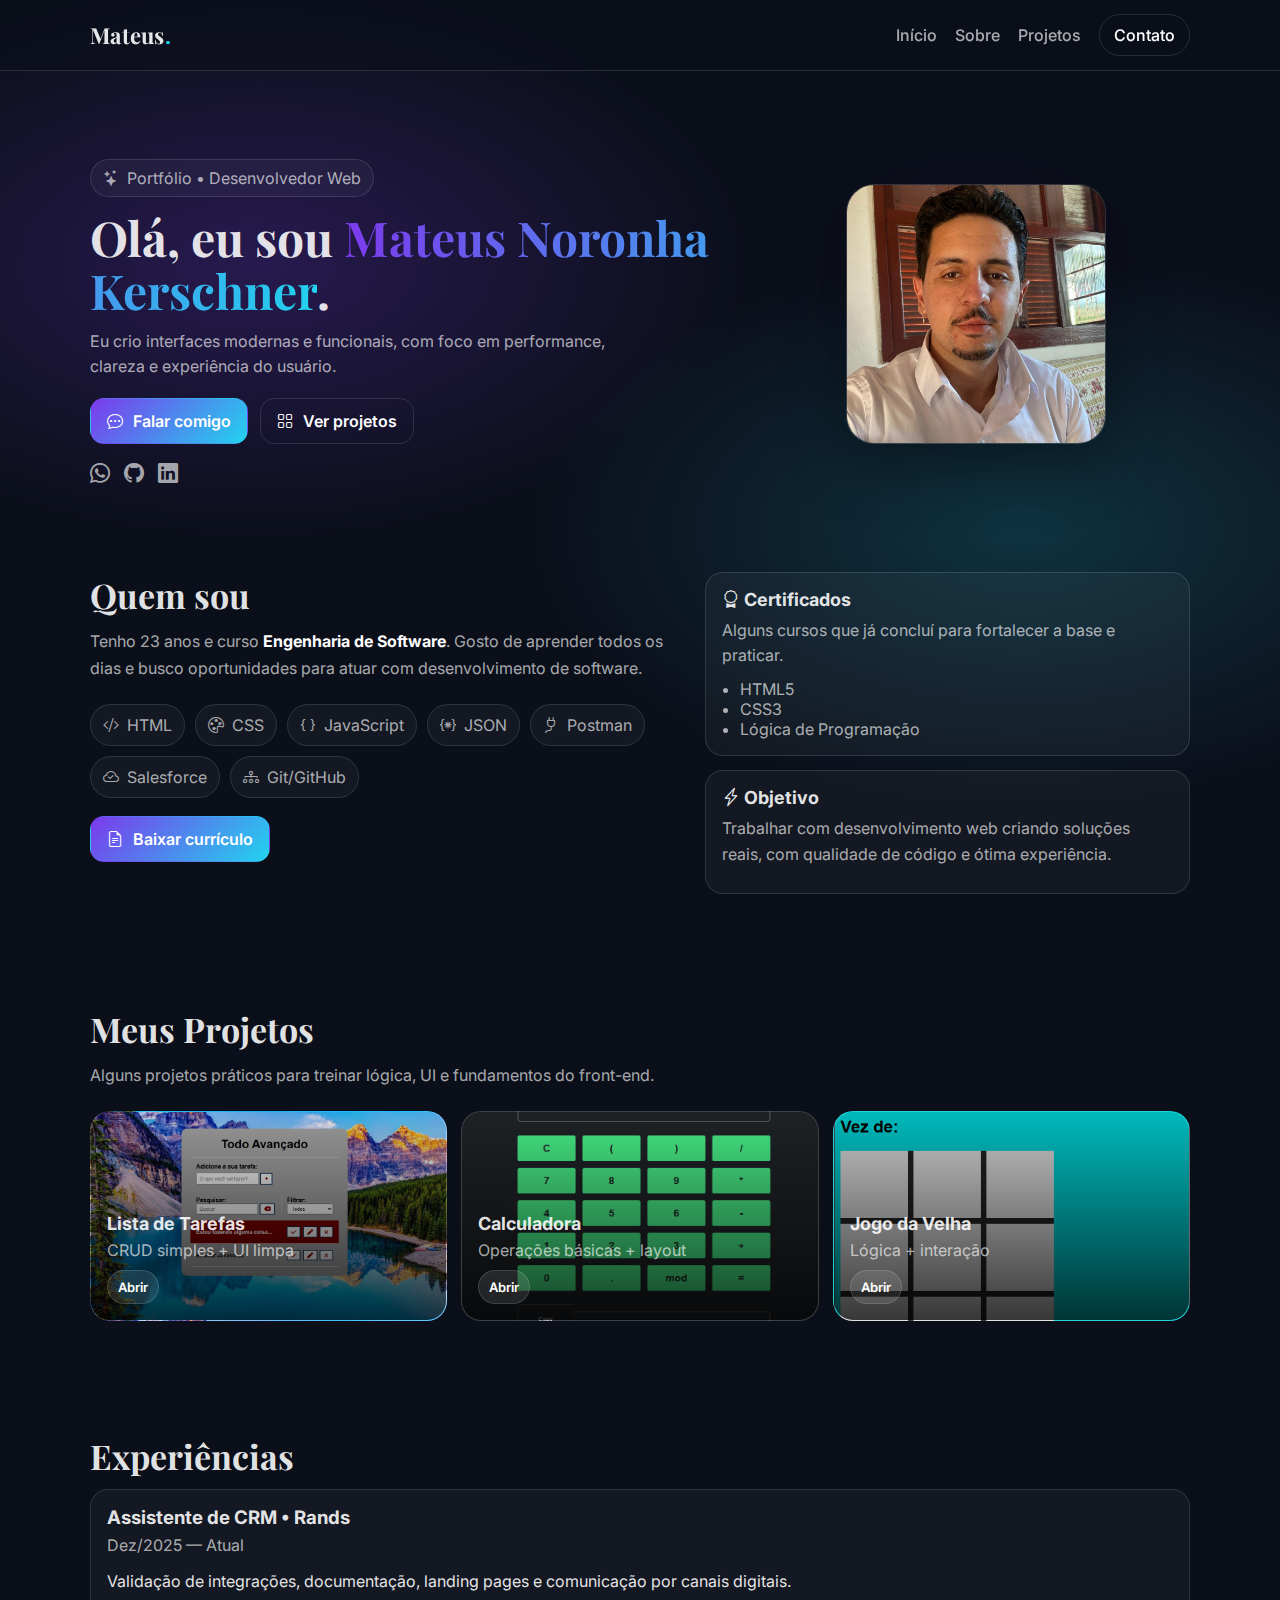
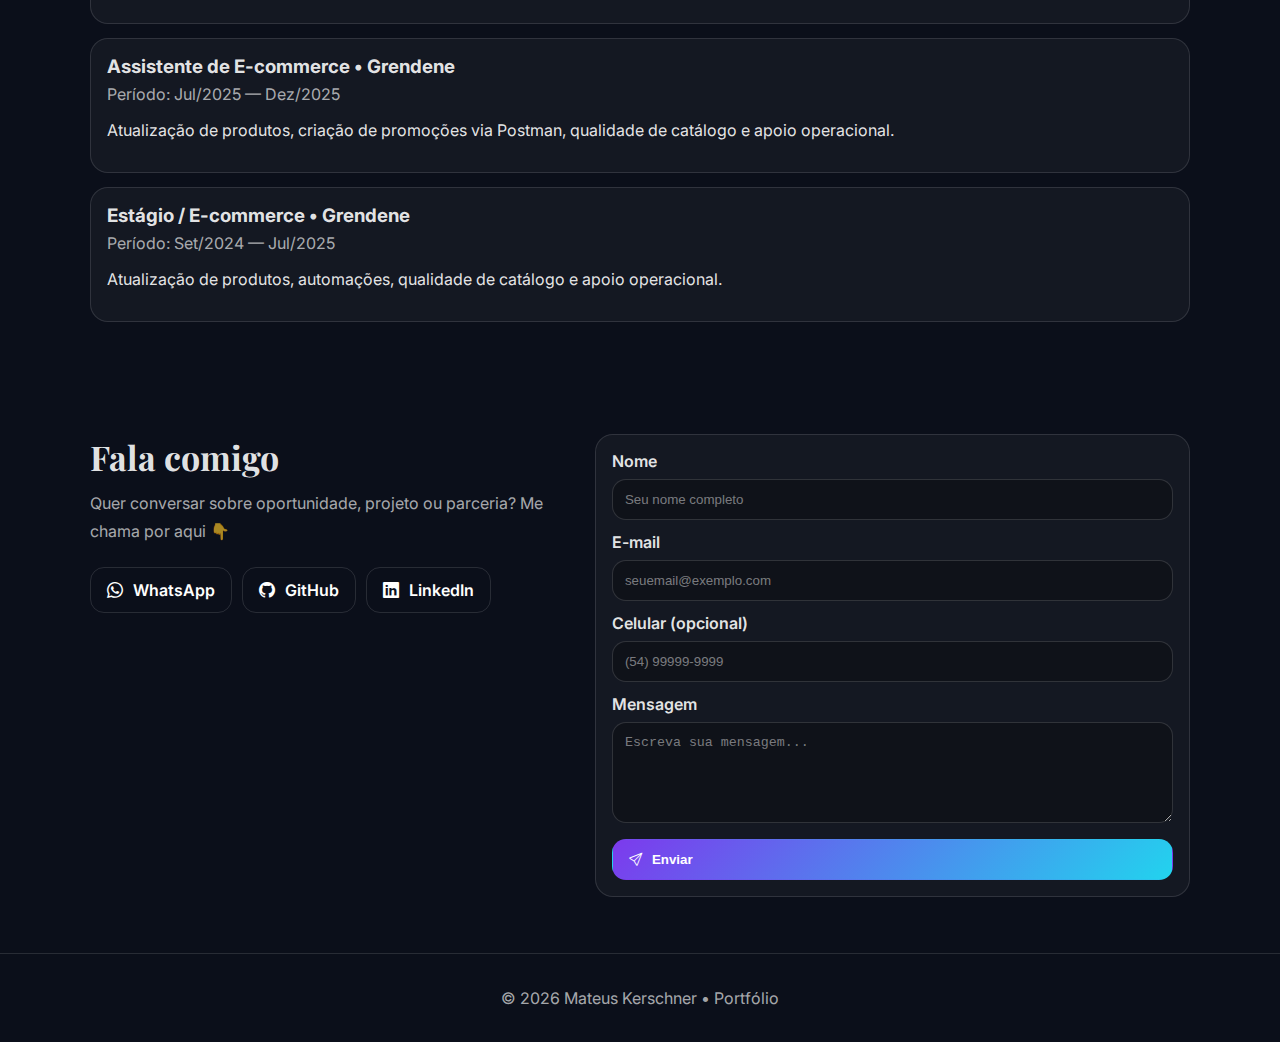
<file: index.html>
<!DOCTYPE html>
<html lang="pt-br">

<head>
    <meta charset="UTF-8" />
    <meta name="viewport" content="width=device-width, initial-scale=1.0" />
    <title>Mateus Kerschner | Portfólio</title>

    <link rel="stylesheet" href="index.css" />
    <link rel="preconnect" href="https://fonts.googleapis.com" />
    <link rel="preconnect" href="https://fonts.gstatic.com" crossorigin />
    <link
        href="https://fonts.googleapis.com/css2?family=Playfair+Display:wght@600;700&family=Inter:wght@300;400;500;600&display=swap"
        rel="stylesheet" />
    <link rel="stylesheet" href="https://cdn.jsdelivr.net/npm/bootstrap-icons@1.11.3/font/bootstrap-icons.min.css" />
</head>

<body>
    <!-- HEADER -->
    <header class="header">
        <div class="container header__content">
            <a class="brand" href="#inicio">
                <span class="brand__name">Mateus</span><span class="brand__dot">.</span>
            </a>

            <nav class="nav">
                <a href="#inicio">Início</a>
                <a href="#sobre">Sobre</a>
                <a href="#projetos">Projetos</a>
                <a href="#contato" class="nav__cta">Contato</a>
            </nav>
        </div>
    </header>

    <main>
        <!-- HERO -->
        <section id="inicio" class="hero">
            <div class="container hero__grid">
                <div class="hero__text">
                    <p class="badge"><i class="bi bi-stars"></i> Portfólio • Desenvolvedor Web</p>

                    <h1>
                        Olá, eu sou <span class="accent">Mateus Noronha Kerschner</span>.
                    </h1>

                    <p class="subtitle">
                        Eu crio interfaces modernas e funcionais, com foco em performance, clareza e experiência do
                        usuário.
                    </p>

                    <div class="hero__buttons">
                        <a class="btn btn--primary" href="#contato">
                            <i class="bi bi-chat-dots"></i> Falar comigo
                        </a>
                        <a class="btn btn--ghost" href="#projetos">
                            <i class="bi bi-grid"></i> Ver projetos
                        </a>
                    </div>

                    <div class="hero__social">
                        <a aria-label="WhatsApp" href="https://wa.me/5554991848370" target="_blank"><i
                                class="bi bi-whatsapp"></i></a>
                        <a aria-label="GitHub" href="https://github.com/mateuskerschner" target="_blank"><i
                                class="bi bi-github"></i></a>
                        <a aria-label="LinkedIn" href="https://www.linkedin.com/in/mateus-kerschner-5551a3268"
                            target="_blank"><i class="bi bi-linkedin"></i></a>
                    </div>
                </div>

                <div class="hero__image">
                    <div class="avatar">
                        <img src="./img/WhatsApp Image 2026-01-17 at 10.19.50.jpeg" alt="Foto de Mateus Kerschner" />
                    </div>
                    <div class="glow"></div>
                </div>
            </div>
        </section>

        <!-- SOBRE -->
        <section id="sobre" class="section">
            <div class="container about__grid">
                <div>
                    <h2 class="section__title">Quem sou</h2>
                    <p class="section__text">
                        Tenho 23 anos e curso <strong>Engenharia de Software</strong>.
                        Gosto de aprender todos os dias e busco oportunidades para atuar com desenvolvimento de
                        software.
                    </p>

                    <div class="chips">
                        <span class="chip"><i class="bi bi-code-slash"></i> HTML</span>
                        <span class="chip"><i class="bi bi-palette"></i> CSS</span>
                        <span class="chip"><i class="bi bi-braces"></i> JavaScript</span>
                        <span class="chip"><i class="bi bi-braces-asterisk"></i> JSON</span>
                        <span class="chip"><i class="bi bi-plug"></i> Postman</span>
                        <span class="chip"><i class="bi bi-cloud-check"></i> Salesforce</span>
                        <span class="chip"><i class="bi bi-diagram-3"></i> Git/GitHub</span>
                    </div>

                    <div class="btn-row">
                        <a class="btn btn--primary" href="./img/Currículo Mateus Noronha Kerschner.pdf">
                            <i class="bi bi-file-earmark-text"></i> Baixar currículo
                        </a>
                    </div>
                </div>

                <div class="about__cards">
                    <article class="card">
                        <h3><i class="bi bi-award"></i> Certificados</h3>
                        <p>Alguns cursos que já concluí para fortalecer a base e praticar.</p>
                        <ul class="list">
                            <li>HTML5</li>
                            <li>CSS3</li>
                            <li>Lógica de Programação</li>
                        </ul>
                    </article>

                    <article class="card">
                        <h3><i class="bi bi-lightning-charge"></i> Objetivo</h3>
                        <p>
                            Trabalhar com desenvolvimento web criando soluções reais, com qualidade de código e ótima
                            experiência.
                        </p>
                    </article>
                </div>
            </div>
        </section>

        <!-- PROJETOS -->
        <section id="projetos" class="section">
            <div class="container">
                <h2 class="section__title">Meus Projetos</h2>
                <p class="section__text">
                    Alguns projetos práticos para treinar lógica, UI e fundamentos do front-end.
                </p>

                <div class="projects">
                    <a class="project" href="img/exercicio todo/" target="_blank" style="--bg: url('img/imgtodo.png')">
                        <div class="project__overlay"></div>
                        <div class="project__content">
                            <h3>Lista de Tarefas</h3>
                            <p>CRUD simples + UI limpa</p>
                            <span class="project__tag">Abrir</span>
                        </div>
                    </a>

                    <a class="project" href="img/calculadora1/" target="_blank"
                        style="--bg: url('img/calculadora.png')">
                        <div class="project__overlay"></div>
                        <div class="project__content">
                            <h3>Calculadora</h3>
                            <p>Operações básicas + layout</p>
                            <span class="project__tag">Abrir</span>
                        </div>
                    </a>

                    <a class="project" href="img/jogo da velha/" target="_blank"
                        style="--bg: url('img/jogo da velha.png')">
                        <div class="project__overlay"></div>
                        <div class="project__content">
                            <h3>Jogo da Velha</h3>
                            <p>Lógica + interação</p>
                            <span class="project__tag">Abrir</span>
                        </div>
                    </a>
                </div>
            </div>
        </section>

        <!-- EXPERIÊNCIAS -->
        <section class="section">
            <div class="container">
                <h2 class="section__title">Experiências</h2>
                <div class="timeline">
                    <div class="timeline__item">
                        <h3>Assistente de CRM • Rands</h3>
                        <p class="muted">Dez/2025 — Atual</p>
                        <p>Validação de integrações, documentação, landing pages e comunicação por canais digitais.</p>
                    </div>

                    <div class="timeline__item">
                        <h3>Assistente de E-commerce • Grendene</h3>
                        <p class="muted">Período: Jul/2025 — Dez/2025</p>
                        <p>Atualização de produtos, criação de promoções via Postman, qualidade de catálogo e apoio
                            operacional.</p>
                    </div>

                    <div class="timeline__item">
                        <h3>Estágio / E-commerce • Grendene</h3>
                        <p class="muted">Período: Set/2024 — Jul/2025</p>
                        <p>Atualização de produtos, automações, qualidade de catálogo e apoio operacional.</p>
                    </div>
                </div>
            </div>
        </section>

        <!-- CONTATO -->
        <section id="contato" class="section">
            <div class="container contact__grid">
                <div>
                    <h2 class="section__title">Fala comigo</h2>
                    <p class="section__text">
                        Quer conversar sobre oportunidade, projeto ou parceria? Me chama por aqui 👇
                    </p>

                    <div class="contact__social">
                        <a class="btn btn--ghost" href="https://wa.me/5554991848370" target="_blank">
                            <i class="bi bi-whatsapp"></i> WhatsApp
                        </a>
                        <a class="btn btn--ghost" href="https://github.com/mateuskerschner" target="_blank">
                            <i class="bi bi-github"></i> GitHub
                        </a>
                        <a class="btn btn--ghost" href="https://www.linkedin.com/in/mateus-kerschner-5551a3268"
                            target="_blank">
                            <i class="bi bi-linkedin"></i> LinkedIn
                        </a>
                    </div>
                </div>

                <form class="form" action="https://formsubmit.co/mateusnk9@gmail.com" method="POST">
                    <input type="hidden" name="_captcha" value="false" />
                    <input type="hidden" name="_subject" value="Contato pelo Portfólio" />

                    <label>
                        <span>Nome</span>
                        <input type="text" name="name" placeholder="Seu nome completo" required />
                    </label>

                    <label>
                        <span>E-mail</span>
                        <input type="email" name="email" placeholder="seuemail@exemplo.com" required />
                    </label>

                    <label>
                        <span>Celular (opcional)</span>
                        <input type="text" name="celular" placeholder="(54) 99999-9999" />
                    </label>

                    <label>
                        <span>Mensagem</span>
                        <textarea name="message" placeholder="Escreva sua mensagem..." rows="5" required></textarea>
                    </label>

                    <button class="btn btn--primary" type="submit">
                        <i class="bi bi-send"></i> Enviar
                    </button>
                </form>
            </div>
        </section>
    </main>

    <footer class="footer">
        <div class="container">
            <p>© <span id="year"></span> Mateus Kerschner • Portfólio</p>
        </div>
    </footer>

    <script>
        document.getElementById("year").textContent = new Date().getFullYear();
    </script>
</body>

</html>
</file>
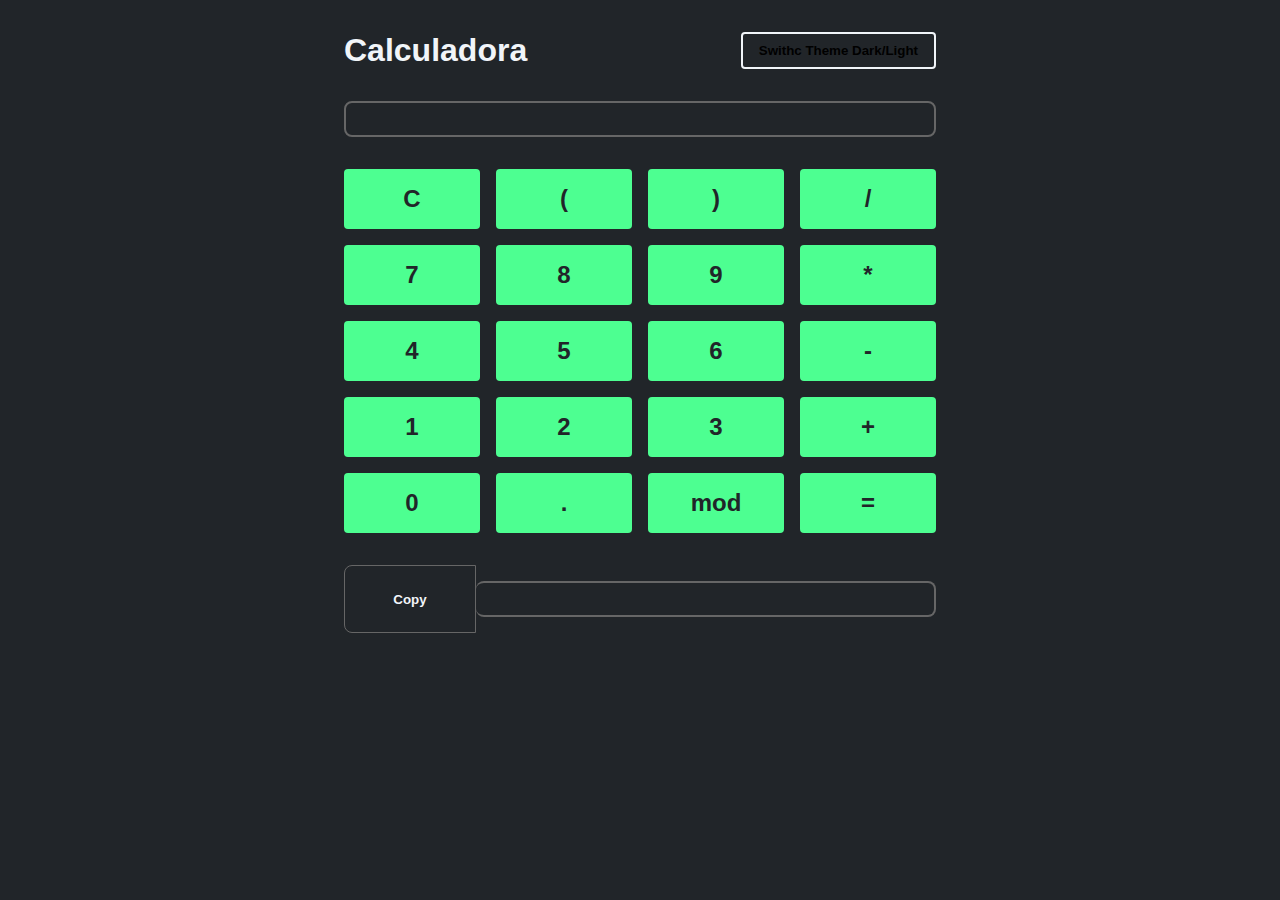
<file: img/calculadora1/index.html>
<!DOCTYPE html>
<html lang="en">
<head>
    <meta charset="UTF-8">
    <meta name="viewport" content="width=device-width, initial-scale=1.0">
    <title>Projeto Calculadora</title>
    <link rel="stylesheet" href="style.css">
    <script src="./index.js" defer></script>
</head>
<body>
    <main data-theme="dark">
        <header class="flex aling-center justify-between">
            <h1>Calculadora</h1>
            <button id="themeSwitcher">Swithc Theme Dark/Light</button>
        </header>
        <input type="text" id="input">
        <div id="keys">
            <button id="clear">C</button>
            <button class="charKey" data-value=" ( ">(</button>
            <button class="charKey" data-value=" ) ">)</button>
            <button class="charKey" data-value=" / ">/</button>
            <button class="charKey" data-value="7">7</button>
            <button class="charKey" data-value="8">8</button>
            <button class="charKey" data-value="9">9</button>
            <button class="charKey" data-value=" * ">*</button>
            <button class="charKey" data-value="4">4</button>
            <button class="charKey" data-value="5">5</button>
            <button class="charKey" data-value="6">6</button>
            <button class="charKey" data-value=" - ">-</button>
            <button class="charKey" data-value="1">1</button>
            <button class="charKey" data-value="2">2</button>
            <button class="charKey" data-value="3">3</button>
            <button class="charKey" data-value=" + ">+</button>
            <button class="charKey" data-value="0">0</button>
            <button class="charKey" data-value=".">.</button>
            <button class="charKey" data-value=" % ">mod</button>
            <button id="equal">=</button>
        </div>
        <section class="flex align-center justify-between">
            <button id="copyToClipboard">Copy</button>
            <input type="text" id="result" disabled>
        </section>
    </main>
    
</body>
</html>
</file>
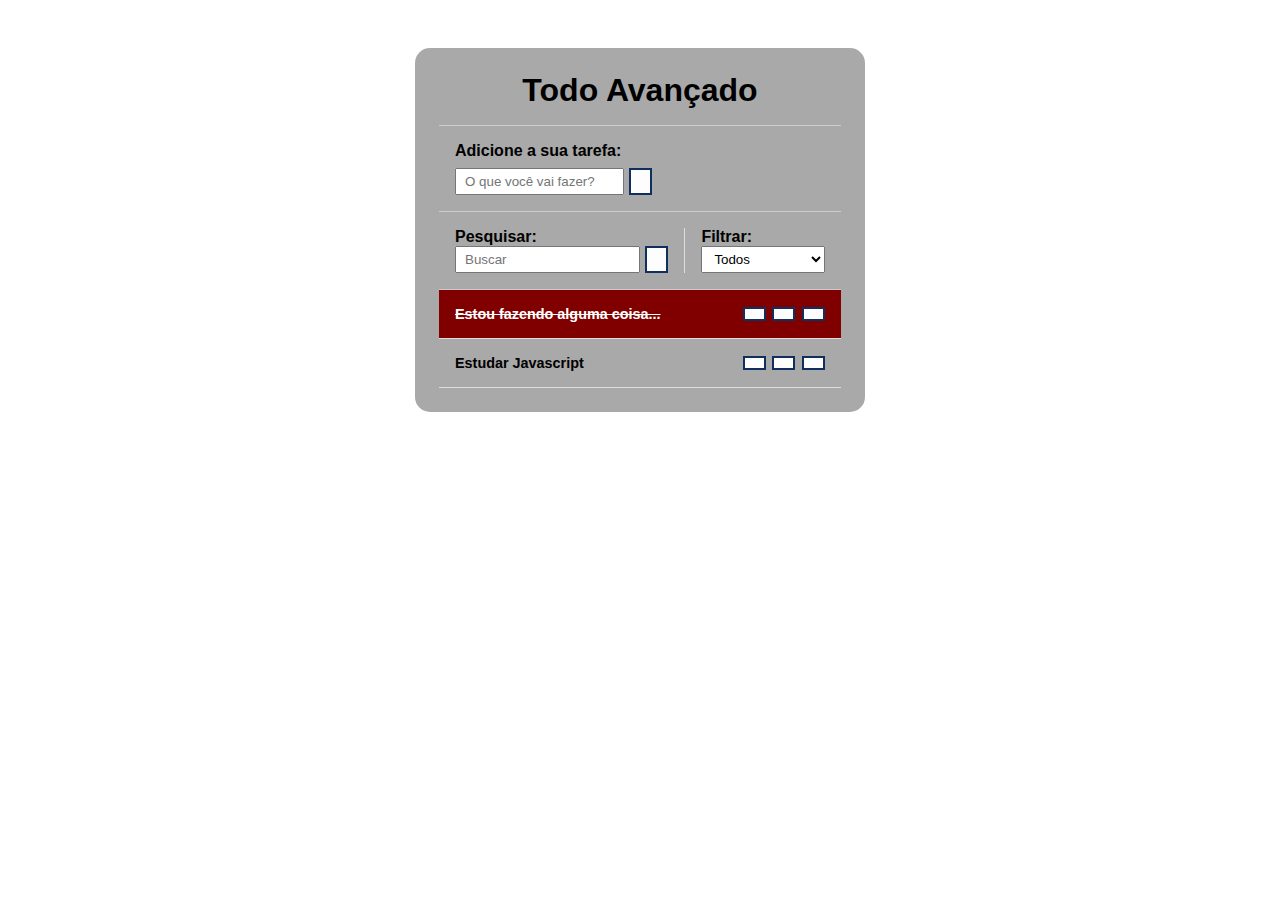
<file: img/exercicio todo/index.html>
<!DOCTYPE html>
<html lang="en">

<head>
    <meta charset="UTF-8">
    <meta name="viewport" content="width=device-width, initial-scale=1.0">
    <title>Todo</title>
    <!--CSS do Projeto-->
    <link rel="stylesheet" href="index.css">
    <!-- Font Awesome-->
    <link rel="stylesheet" href="https://cdnjs.cloudflare.com/ajax/libs/font-awesome/6.5.2/css/all.min.css"
        integrity="sha512-SnH5WK+bZxgPHs44uWIX+LLJAJ9/2PkPKZ5QiAj6Ta86w+fsb2TkcmfRyVX3pBnMFcV7oQPJkl9QevSCWr3W6A=="
        crossorigin="anonymous" referrerpolicy="no-referrer" />
        <!-- JS do Projeto-->
    <script src="./index.js" defer></script>
</head>

<body>
    <div class="todo-container">
        <header>
            <h1>Todo Avançado</h1>
        </header>
        <form id="todo-form">
            <p>Adicione a sua tarefa:</p>
            <div class="form-control">
                <input type="text" id="todo-input" placeholder="O que você vai fazer?">
                <button type="submit">
                    <i class="fa-thin fa-plus"></i> <!-- adicionando font awesome -->
                </button>
            </div>
        </form>
        <form id="edit-form" class="hide">
            <p>Edite a sua tarefa:</p>
            <div class="form-control">
            <input type="text" id="edit-input">
            <button type="submit"> 
                <i class="fa-solid fa-check-double"></i>
            </button>
           </div>
           <button id="cancel-edit-bnt">Cancelar</button>
        </form>
        <div id="toolbar">
            <div id="search">
                <h4>Pesquisar:</h4>
                <form>
                    <input type="text" id="search-input" placeholder="Buscar">
                    <button id="erase-button">
                        <i class="fa-solid fa-delete-left"></i>
                    </button>
                </form>
            </div>
            <div id="filter">
                <h4>Filtrar:</h4>
                <select id="filter-select">
                    <option value="all">Todos</option>
                    <option value="done">Feitos</option>
                    <option value="todo">A fazer</option>
                </select>
            </div>
        </div>
        <div id="todo-list">
            <div class="todo done">
                <h3>Estou fazendo alguma coisa...</h3>
                <button class="finish-todo">
                    <i class="fa-solid fa-check"></i>
                </button>
                <button class="edit-todo">
                    <i class="fa-solid fa-pen"></i>
                </button>
                <button class="remove-todo">
                    <i class="fa-solid fa-xmark"></i>
                </button>
            </div>
            <div class="todo">
                <h3>Estudar Javascript</h3>
                <button class="finish-todo">
                    <i class="fa-solid fa-check"></i>
                </button>
                <button class="edit-todo">
                    <i class="fa-solid fa-pen"></i>
                </button>
                <button class="remove-todo">
                    <i class="fa-solid fa-xmark"></i>
                </button>
            </div>
        </div>
     </div>
   </body>
</html>
</file>
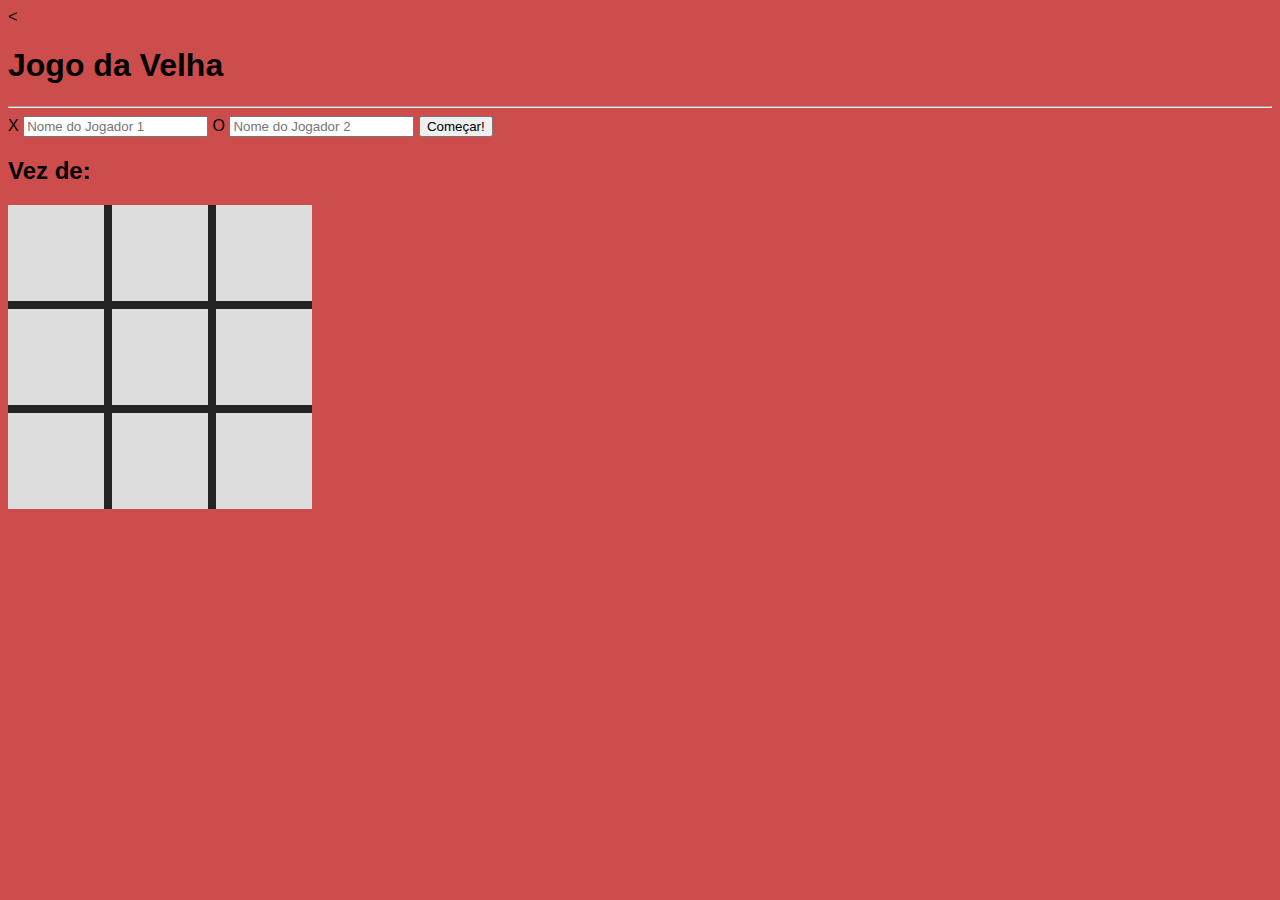
<file: img/jogo da velha/index.html>
<<!DOCTYPE html>
<html lang="en">
<head>
  <meta charset="UTF-8">
  <meta http-equiv="X-UA-Compatible" content="IE=edge">
  <meta name="viewport" content="width=device-width, initial-scale=1.0">
  <title>Jogo da Velha</title>
  <link rel="stylesheet" href="style.css">
  <script src="index.js" defer></script>
</head>
<body>
  <h1>Jogo da Velha</h1>
  <hr>
  <label for="player1">X</label>
  <input type="text" id="player1" placeholder="Nome do Jogador 1">
  <label for="player2">O</label>
  <input type="text" id="player2" placeholder="Nome do Jogador 2">
  <button id="start">Começar!</button>
  <h2>Vez de: <span id="turnPlayer"></span></h2>
  <section id="gameBoard">
    <span class="cursor-pointer" data-region="0.0"></span>
    <span class="cursor-pointer" data-region="0.1"></span>
    <span class="cursor-pointer" data-region="0.2"></span>
    <span class="cursor-pointer" data-region="1.0"></span>
    <span class="cursor-pointer" data-region="1.1"></span>
    <span class="cursor-pointer" data-region="1.2"></span>
    <span class="cursor-pointer" data-region="2.0"></span>
    <span class="cursor-pointer" data-region="2.1"></span>
    <span class="cursor-pointer" data-region="2.2"></span>
  </section>
</body>
</html>
</file>
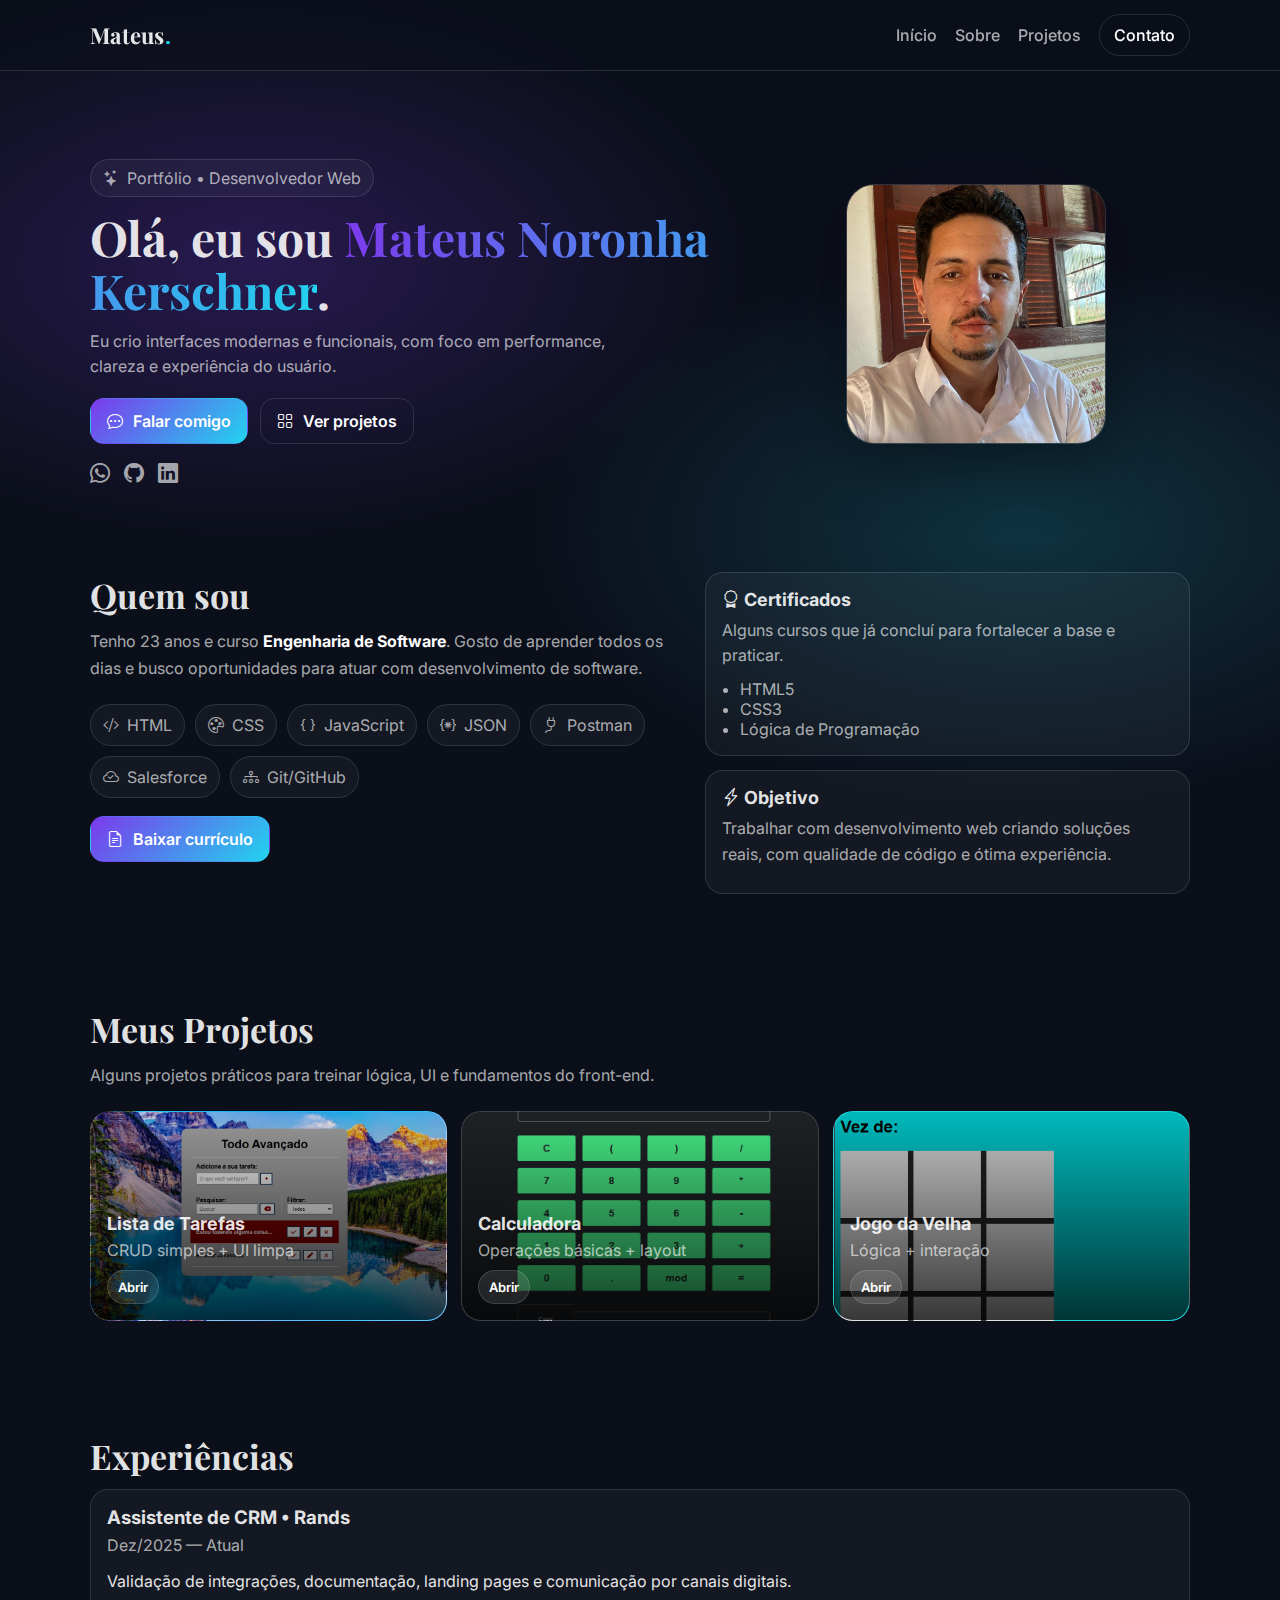
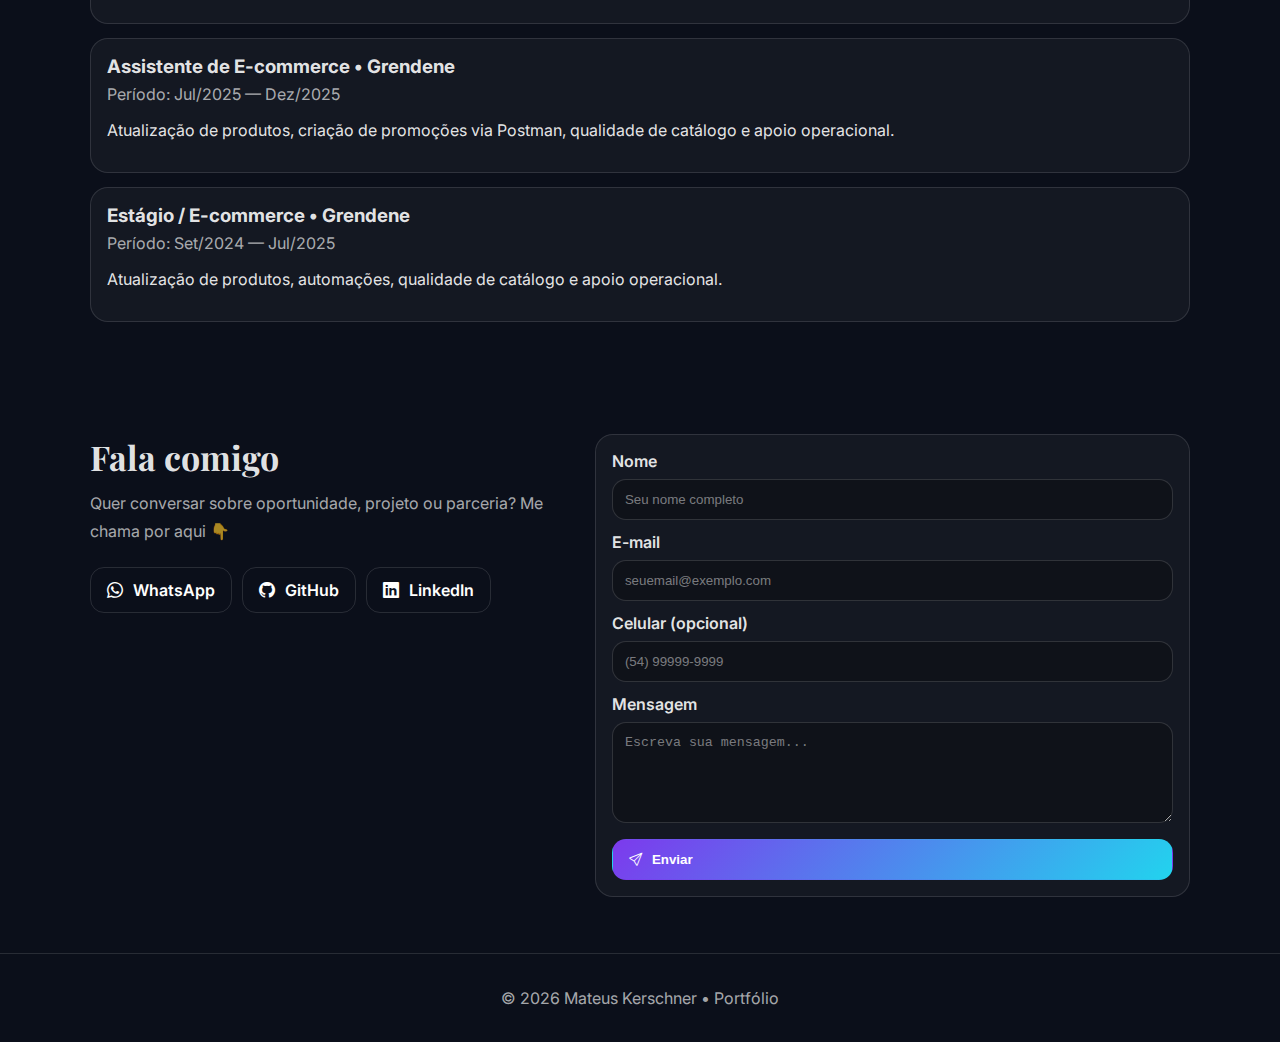
<file: portifolio.html>
<!DOCTYPE html>
<html lang="pt-br">

<head>
    <meta charset="UTF-8" />
    <meta name="viewport" content="width=device-width, initial-scale=1.0" />
    <title>Mateus Kerschner | Portfólio</title>

    <link rel="stylesheet" href="portifolio.css" />
    <link rel="preconnect" href="https://fonts.googleapis.com" />
    <link rel="preconnect" href="https://fonts.gstatic.com" crossorigin />
    <link
        href="https://fonts.googleapis.com/css2?family=Playfair+Display:wght@600;700&family=Inter:wght@300;400;500;600&display=swap"
        rel="stylesheet" />
    <link rel="stylesheet" href="https://cdn.jsdelivr.net/npm/bootstrap-icons@1.11.3/font/bootstrap-icons.min.css" />
</head>

<body>
    <!-- HEADER -->
    <header class="header">
        <div class="container header__content">
            <a class="brand" href="#inicio">
                <span class="brand__name">Mateus</span><span class="brand__dot">.</span>
            </a>

            <nav class="nav">
                <a href="#inicio">Início</a>
                <a href="#sobre">Sobre</a>
                <a href="#projetos">Projetos</a>
                <a href="#contato" class="nav__cta">Contato</a>
            </nav>
        </div>
    </header>

    <main>
        <!-- HERO -->
        <section id="inicio" class="hero">
            <div class="container hero__grid">
                <div class="hero__text">
                    <p class="badge"><i class="bi bi-stars"></i> Portfólio • Desenvolvedor Web</p>

                    <h1>
                        Olá, eu sou <span class="accent">Mateus Noronha Kerschner</span>.
                    </h1>

                    <p class="subtitle">
                        Eu crio interfaces modernas e funcionais, com foco em performance, clareza e experiência do
                        usuário.
                    </p>

                    <div class="hero__buttons">
                        <a class="btn btn--primary" href="#contato">
                            <i class="bi bi-chat-dots"></i> Falar comigo
                        </a>
                        <a class="btn btn--ghost" href="#projetos">
                            <i class="bi bi-grid"></i> Ver projetos
                        </a>
                    </div>

                    <div class="hero__social">
                        <a aria-label="WhatsApp" href="https://wa.me/5554991848370" target="_blank"><i
                                class="bi bi-whatsapp"></i></a>
                        <a aria-label="GitHub" href="https://github.com/mateuskerschner" target="_blank"><i
                                class="bi bi-github"></i></a>
                        <a aria-label="LinkedIn" href="https://www.linkedin.com/in/mateus-kerschner-5551a3268"
                            target="_blank"><i class="bi bi-linkedin"></i></a>
                    </div>
                </div>

                <div class="hero__image">
                    <div class="avatar">
                        <img src="./img/WhatsApp Image 2026-01-17 at 10.19.50.jpeg" alt="Foto de Mateus Kerschner" />
                    </div>
                    <div class="glow"></div>
                </div>
            </div>
        </section>

        <!-- SOBRE -->
        <section id="sobre" class="section">
            <div class="container about__grid">
                <div>
                    <h2 class="section__title">Quem sou</h2>
                    <p class="section__text">
                        Tenho 23 anos e curso <strong>Engenharia de Software</strong>.
                        Gosto de aprender todos os dias e busco oportunidades para atuar com desenvolvimento de
                        software.
                    </p>

                    <div class="chips">
                        <span class="chip"><i class="bi bi-code-slash"></i> HTML</span>
                        <span class="chip"><i class="bi bi-palette"></i> CSS</span>
                        <span class="chip"><i class="bi bi-braces"></i> JavaScript</span>
                        <span class="chip"><i class="bi bi-braces-asterisk"></i> JSON</span>
                        <span class="chip"><i class="bi bi-plug"></i> Postman</span>
                        <span class="chip"><i class="bi bi-cloud-check"></i> Salesforce</span>
                        <span class="chip"><i class="bi bi-diagram-3"></i> Git/GitHub</span>
                    </div>

                    <div class="btn-row">
                        <a class="btn btn--primary" href="./img/Currículo Mateus Noronha Kerschner.pdf">
                            <i class="bi bi-file-earmark-text"></i> Baixar currículo
                        </a>
                    </div>
                </div>

                <div class="about__cards">
                    <article class="card">
                        <h3><i class="bi bi-award"></i> Certificados</h3>
                        <p>Alguns cursos que já concluí para fortalecer a base e praticar.</p>
                        <ul class="list">
                            <li>HTML5</li>
                            <li>CSS3</li>
                            <li>Lógica de Programação</li>
                        </ul>
                    </article>

                    <article class="card">
                        <h3><i class="bi bi-lightning-charge"></i> Objetivo</h3>
                        <p>
                            Trabalhar com desenvolvimento web criando soluções reais, com qualidade de código e ótima
                            experiência.
                        </p>
                    </article>
                </div>
            </div>
        </section>

        <!-- PROJETOS -->
        <section id="projetos" class="section">
            <div class="container">
                <h2 class="section__title">Meus Projetos</h2>
                <p class="section__text">
                    Alguns projetos práticos para treinar lógica, UI e fundamentos do front-end.
                </p>

                <div class="projects">
                    <a class="project" href="img/exercicio todo/" target="_blank" style="--bg: url('img/imgtodo.png')">
                        <div class="project__overlay"></div>
                        <div class="project__content">
                            <h3>Lista de Tarefas</h3>
                            <p>CRUD simples + UI limpa</p>
                            <span class="project__tag">Abrir</span>
                        </div>
                    </a>

                    <a class="project" href="img/calculadora1/" target="_blank"
                        style="--bg: url('img/calculadora.png')">
                        <div class="project__overlay"></div>
                        <div class="project__content">
                            <h3>Calculadora</h3>
                            <p>Operações básicas + layout</p>
                            <span class="project__tag">Abrir</span>
                        </div>
                    </a>

                    <a class="project" href="img/jogo da velha/" target="_blank"
                        style="--bg: url('img/jogo da velha.png')">
                        <div class="project__overlay"></div>
                        <div class="project__content">
                            <h3>Jogo da Velha</h3>
                            <p>Lógica + interação</p>
                            <span class="project__tag">Abrir</span>
                        </div>
                    </a>
                </div>
            </div>
        </section>

        <!-- EXPERIÊNCIAS -->
        <section class="section">
            <div class="container">
                <h2 class="section__title">Experiências</h2>
                <div class="timeline">
                    <div class="timeline__item">
                        <h3>Assistente de CRM • Rands</h3>
                        <p class="muted">Dez/2025 — Atual</p>
                        <p>Validação de integrações, documentação, landing pages e comunicação por canais digitais.</p>
                    </div>

                    <div class="timeline__item">
                        <h3>Assistente de E-commerce • Grendene</h3>
                        <p class="muted">Período: Jul/2025 — Dez/2025</p>
                        <p>Atualização de produtos, criação de promoções via Postman, qualidade de catálogo e apoio
                            operacional.</p>
                    </div>

                    <div class="timeline__item">
                        <h3>Estágio / E-commerce • Grendene</h3>
                        <p class="muted">Período: Set/2024 — Jul/2025</p>
                        <p>Atualização de produtos, automações, qualidade de catálogo e apoio operacional.</p>
                    </div>
                </div>
            </div>
        </section>

        <!-- CONTATO -->
        <section id="contato" class="section">
            <div class="container contact__grid">
                <div>
                    <h2 class="section__title">Fala comigo</h2>
                    <p class="section__text">
                        Quer conversar sobre oportunidade, projeto ou parceria? Me chama por aqui 👇
                    </p>

                    <div class="contact__social">
                        <a class="btn btn--ghost" href="https://wa.me/5554991848370" target="_blank">
                            <i class="bi bi-whatsapp"></i> WhatsApp
                        </a>
                        <a class="btn btn--ghost" href="https://github.com/mateuskerschner" target="_blank">
                            <i class="bi bi-github"></i> GitHub
                        </a>
                        <a class="btn btn--ghost" href="https://www.linkedin.com/in/mateus-kerschner-5551a3268"
                            target="_blank">
                            <i class="bi bi-linkedin"></i> LinkedIn
                        </a>
                    </div>
                </div>

                <form class="form" action="https://formsubmit.co/mateusnk9@gmail.com" method="POST">
                    <input type="hidden" name="_captcha" value="false" />
                    <input type="hidden" name="_subject" value="Contato pelo Portfólio" />

                    <label>
                        <span>Nome</span>
                        <input type="text" name="name" placeholder="Seu nome completo" required />
                    </label>

                    <label>
                        <span>E-mail</span>
                        <input type="email" name="email" placeholder="seuemail@exemplo.com" required />
                    </label>

                    <label>
                        <span>Celular (opcional)</span>
                        <input type="text" name="celular" placeholder="(54) 99999-9999" />
                    </label>

                    <label>
                        <span>Mensagem</span>
                        <textarea name="message" placeholder="Escreva sua mensagem..." rows="5" required></textarea>
                    </label>

                    <button class="btn btn--primary" type="submit">
                        <i class="bi bi-send"></i> Enviar
                    </button>
                </form>
            </div>
        </section>
    </main>

    <footer class="footer">
        <div class="container">
            <p>© <span id="year"></span> Mateus Kerschner • Portfólio</p>
        </div>
    </footer>

    <script>
        document.getElementById("year").textContent = new Date().getFullYear();
    </script>
</body>

</html>
</file>
<file: index.css>
:root{
  --bg: #0b0f1a;
  --card: rgba(255,255,255,.06);
  --text: rgba(255,255,255,.90);
  --muted: rgba(255,255,255,.65);
  --border: rgba(255,255,255,.12);
  --accent: #7c3aed;
  --accent2: #22d3ee;
}

*{ box-sizing: border-box; }
html{ scroll-behavior: smooth; }
body{
  margin:0;
  font-family: "Inter", system-ui, -apple-system, Segoe UI, Roboto, Arial, sans-serif;
  background: radial-gradient(900px 500px at 20% 10%, rgba(124,58,237,.25), transparent 55%),
              radial-gradient(900px 500px at 80% 20%, rgba(34,211,238,.18), transparent 55%),
              var(--bg);
  color: var(--text);
}

.container{
  width: min(1100px, 92%);
  margin: 0 auto;
}

a{ color: inherit; text-decoration: none; }
strong{ color: white; }

.header{
  position: sticky;
  top:0;
  z-index: 100;
  backdrop-filter: blur(12px);
  background: rgba(11,15,26,.55);
  border-bottom: 1px solid var(--border);
}

.header__content{
  display:flex;
  align-items:center;
  justify-content: space-between;
  padding: 14px 0;
}

.brand{
  font-family: "Playfair Display", serif;
  font-weight: 700;
  font-size: 22px;
  letter-spacing: .3px;
}
.brand__dot{ color: var(--accent2); }

.nav{
  display:flex;
  gap: 18px;
  align-items:center;
  font-weight: 500;
  color: var(--muted);
}
.nav a:hover{ color: white; }
.nav__cta{
  padding: 10px 14px;
  border: 1px solid var(--border);
  border-radius: 999px;
  color: white;
}

.hero{
  padding: 72px 0 30px;
}

.hero__grid{
  display:grid;
  grid-template-columns: 1.2fr .8fr;
  gap: 28px;
  align-items:center;
}

.badge{
  display:inline-flex;
  gap: 8px;
  align-items:center;
  padding: 8px 12px;
  border-radius: 999px;
  border: 1px solid var(--border);
  background: rgba(255,255,255,.04);
  color: var(--muted);
  margin-bottom: 14px;
}

.hero h1{
  font-family: "Playfair Display", serif;
  font-size: clamp(30px, 4vw, 48px);
  margin: 0 0 12px;
  line-height: 1.1;
}
.accent{
  background: linear-gradient(90deg, var(--accent), var(--accent2));
  -webkit-background-clip: text;
  background-clip: text;
  color: transparent;
}

.subtitle{
  color: var(--muted);
  font-size: 16px;
  line-height: 1.6;
  margin: 0 0 18px;
  max-width: 52ch;
}

.hero__buttons{
  display:flex;
  gap: 12px;
  flex-wrap: wrap;
  margin-bottom: 18px;
}

.btn{
  display:inline-flex;
  align-items:center;
  gap: 10px;
  padding: 12px 16px;
  border-radius: 14px;
  border: 1px solid var(--border);
  background: rgba(255,255,255,.04);
  color: white;
  font-weight: 600;
  transition: transform .15s ease, background .15s ease, border-color .15s ease;
}
.btn:hover{
  transform: translateY(-1px);
  background: rgba(255,255,255,.07);
  border-color: rgba(255,255,255,.22);
}
.btn--primary{
  border-color: transparent;
  background: linear-gradient(135deg, var(--accent), var(--accent2));
}
.btn--ghost{
  background: transparent;
}

.hero__social{
  display:flex;
  gap: 14px;
  color: var(--muted);
  font-size: 20px;
}
.hero__social a:hover{ color: white; }

.hero__image{
  position: relative;
  display:flex;
  justify-content:center;
}

.avatar{
  width: 260px;
  height: 260px;
  border-radius: 28px;
  overflow:hidden;
  border: 1px solid var(--border);
  background: rgba(255,255,255,.04);
  box-shadow: 0 20px 60px rgba(0,0,0,.35);
}
.avatar img{
  width: 100%;
  height: 100%;
  object-fit: cover;
}

.glow{
  position:absolute;
  width: 240px;
  height: 240px;
  filter: blur(40px);
  opacity: .55;
  background: radial-gradient(circle, rgba(124,58,237,.8), transparent 60%);
  z-index: -1;
}

.section{
  padding: 56px 0;
}

.section__title{
  font-family: "Playfair Display", serif;
  font-size: 34px;
  margin: 0 0 10px;
}

.section__text{
  color: var(--muted);
  line-height: 1.7;
  margin: 0 0 22px;
}

.about__grid{
  display:grid;
  grid-template-columns: 1.1fr .9fr;
  gap: 22px;
  align-items:start;
}

.chips{
  display:flex;
  flex-wrap: wrap;
  gap: 10px;
  margin: 16px 0 18px;
}
.chip{
  display:inline-flex;
  align-items:center;
  gap: 8px;
  padding: 10px 12px;
  border-radius: 999px;
  border: 1px solid var(--border);
  background: rgba(255,255,255,.04);
  color: var(--muted);
}

.btn-row{ margin-top: 10px; }

.about__cards{
  display:grid;
  gap: 14px;
}

.card{
  border: 1px solid var(--border);
  background: rgba(255,255,255,.04);
  border-radius: 18px;
  padding: 16px;
}
.card h3{
  margin: 0 0 8px;
  font-size: 18px;
}
.card p{ margin: 0 0 10px; color: var(--muted); line-height: 1.6; }

.list{
  margin: 0;
  padding-left: 18px;
  color: var(--muted);
}

.projects{
  display:grid;
  grid-template-columns: repeat(3, 1fr);
  gap: 14px;
}

.project{
  position: relative;
  min-height: 210px;
  border-radius: 20px;
  overflow:hidden;
  border: 1px solid var(--border);
  background-image: var(--bg);
  background-size: cover;
  background-position: center;
  display:flex;
  align-items:flex-end;
}
.project__overlay{
  position:absolute;
  inset:0;
  background: linear-gradient(180deg, rgba(0,0,0,.1), rgba(0,0,0,.75));
}
.project__content{
  position: relative;
  padding: 16px;
}
.project h3{
  margin: 0 0 6px;
  font-size: 18px;
}
.project p{
  margin: 0 0 10px;
  color: var(--muted);
}
.project__tag{
  display:inline-block;
  padding: 8px 10px;
  border-radius: 999px;
  background: rgba(255,255,255,.10);
  border: 1px solid rgba(255,255,255,.14);
  color: white;
  font-weight: 600;
  font-size: 13px;
}
.project:hover{
  transform: translateY(-2px);
  transition: transform .18s ease;
}

.timeline{
  display:grid;
  gap: 14px;
}
.timeline__item{
  border: 1px solid var(--border);
  background: rgba(255,255,255,.04);
  border-radius: 18px;
  padding: 16px;
}
.timeline__item h3{ margin: 0 0 6px; }
.muted{ color: var(--muted); margin: 0 0 10px; }

.contact__grid{
  display:grid;
  grid-template-columns: .9fr 1.1fr;
  gap: 18px;
  align-items:start;
}

.contact__social{
  display:flex;
  gap: 10px;
  flex-wrap: wrap;
}

.form{
  border: 1px solid var(--border);
  background: rgba(255,255,255,.04);
  border-radius: 18px;
  padding: 16px;
  display:grid;
  gap: 12px;
}
label span{
  display:block;
  font-weight: 600;
  margin-bottom: 8px;
}
input, textarea{
  width: 100%;
  padding: 12px 12px;
  border-radius: 14px;
  border: 1px solid rgba(255,255,255,.14);
  background: rgba(0,0,0,.25);
  color: white;
  outline: none;
}
input::placeholder, textarea::placeholder{ color: rgba(255,255,255,.45); }
input:focus, textarea:focus{
  border-color: rgba(34,211,238,.55);
}

.footer{
  border-top: 1px solid var(--border);
  padding: 18px 0;
  color: var(--muted);
  text-align: center;
}

/* RESPONSIVO */
@media (max-width: 900px){
  .hero__grid{ grid-template-columns: 1fr; }
  .about__grid{ grid-template-columns: 1fr; }
  .contact__grid{ grid-template-columns: 1fr; }
  .projects{ grid-template-columns: 1fr; }
  .nav{ gap: 12px; }
  .nav__cta{ display:none; }
}
</file>
<file: img/calculadora1/style.css>
*{
    box-sizing: border-box;
    margin: 0;
    padding: 0;
}

:root{
    --bg-color: #212529;
    --border-color: #666;
    --font-color: #f1f5f9;
    --primary-color: #4dff91;
    --error-color: #ff0043;
}

body{
    background-color: var(--bg-color);
    color: var(--font-color);
    font-family: "width=device-width", sans-serif;
}

main{
    display: block;
    margin: 0 auto;
    max-width: 40rem;
    padding: 0 1.5rem 2.5rem;
    position: relative;
}

header{
    padding: 2rem 0;
}

#themeSwitcher{
    background-color: var(--bg-color);
    border: .125rem solid var(--font-color);
    color: var (--font-color);
}

#themeSwitcher:hover{
    background-color: var(--font-color);
    color: var(--bg-color);
}

button{
    background-color: var(--primary-color);
    border: none;
    border-radius: .25rem;
    font-weight: 700;
    padding: .5rem 1rem;
    transition: 15s;
}

input{
    background-color: var(--bg-color);
    border: 2px solid var(--border-color);
    border-radius: .5rem;
    color: var(--font-color);
    display: block;
    font-size: 1.75rem;
    margin: 0 auto;
    text-align: end;
    width: 100%;
}

#keys{
    display: grid;
    grid-template-columns: 1fr 1fr 1fr 1fr;
    gap: 1rem;
    margin: 2rem 0;
}

#keys button{
    color: var(--bg-color);
    cursor: pointer;
    font-size: 1.5rem;
    padding: 1rem;
}

#keys button:hover{
    filter: brightness(0.8);
}

#result{
    border-width: 2px 2px 2px 0;
    border-radius: 0 .5rem 5rem 5;
}

#copyToClipboard{
    background-color: transparent;
    border: solid var(--border-color);
    border-width: 1px;
    border-radius: .5rem 0 0 .5rem;
    color: var(--font-color);
    cursor: pointer;
    display: block;
    height: 4.25rem;
    width: 10rem;
} 

.flex{
    display: flex;
}

.align-center{
    align-items:center;
}

.justify-between{
    justify-content: space-between;
}

.error{
    background-color: var(--error-color);
}

.success{
    border-color: var(--primary-color) !important;
    color: var(--primary-color) !important;
}
</file>
<file: img/exercicio todo/index.css>
/*Geral*/
* {
    padding: 0;
    margin: 0;
    font-family: Helvetica;
    color:black;
    box-sizing: border-box;
}

body {
    background-image: url(https://4.bp.blogspot.com/-wpGcMwMGFHQ/V6ZtydFbufI/AAAAAAAADHk/4hELqSh4eYIUb1tqvi_VUN4f782BUSVgwCLcB/s2560/amazing_landscape-wallpaper-1920x1080.jpg);
    background-position: fixed;
    background-image: 100vh;
    
}

button{
    background-color: #fdfdfd;
    color: #102f5e;
    border: 2px solid #102f5e;
    padding: .3rem .6rem;
    font-size: 1rem;
    cursor: pointer;
    display: flex;
    justify-content: center;
    align-items: center;
    transition: 0.4s;
}

button:hover{
    background-color: darkred;
    color: #fdfdfd;
}

button:hover> i {
    color: #fdfdfd;
}

button i {
    color: darkred;
    font-weight: bold;
    pointer-events: none;
}

input,
select{
    padding: 0.25rem 0.5rem;
}

.hide{
    display: none;
}

/* Todo header*/
.todo-container{
    max-width: 450px;
    margin: 3rem auto ;
    background-color:darkgrey;
    padding: 1.5rem;
    border-radius: 15px;
}

.todo-container header{
    text-align: center;
    padding: 0 1rem 1rem;
    border-bottom: 1px solid #ccc;
}

/* Todo Form*/
#todo-form, #edit-form{
    padding: 1rem;
    border-bottom: 1px solid #ccc;
}

#todo-form p,
#edit-form p{
    margin-bottom: .5rem;
    font-weight: bold;
}

.form-control{
    display: flex;
}

.form-control input{
    margin-right: 0.3rem;
}

#cancel-edit-btn {
    margin-top: 1rem;
}

/*Todo toolbar*/
#toolbar{
    padding: 1rem;
    border-bottom: 1px solid #ccc;
    display: flex;
}

toolbar h4 {
    margin-bottom: .5rem;
}

#search{
    border-right: 1px solid #ddd;
    padding-right: 1rem;
    margin-right: 1rem;
    width: 65%;
    display: flex;
    flex-direction: column;
}

#search form{
    display: flex;
}

#search input{
    width: 100%;
    margin-right: 0.3rem;
}

#filter{
    width: 35%;
    display: flex;
    flex-direction: column;
}

#filter select{
    flex: 1;
}

/*Todo List*/
.todo{
    display: flex;
    justify-content: space-around;
    align-items: center;
    padding: 1rem;
    border-bottom: 1px solid #ddd;
    transition: .3s;
}

.todo h3{
    flex: 1;
    font-size: .9rem;
}

.todo button {
    margin-left: 0.4rem;
}

.done {
    background-color:maroon;
}

.done h3{
    color: #fff;
    text-decoration: line-through;
}
</file>
<file: img/jogo da velha/style.css>
body {
    font-family: sans-serif;
    background-color: rgba(185, 7, 7, 0.719);
  }
  
  #gameBoard {
    background-color: #232323;
    display: grid;
    grid-template-columns: 6rem 6rem 6rem;
    grid-template-rows: 6rem 6rem 6rem;
    gap: .5rem;
    margin-bottom: 1.5rem;
    max-width: 19rem;
  }
  
  #gameBoard span {
    background-color: #ddd;
    display: flex;
    place-content: center;
    font-size: 5rem;
  }
  
  #gameBoard span.win {
    background-color: #25a340;
  }
  
  .cursor-pointer {
    cursor: pointer;
  }
</file>
<file: portifolio.css>
:root{
  --bg: #0b0f1a;
  --card: rgba(255,255,255,.06);
  --text: rgba(255,255,255,.90);
  --muted: rgba(255,255,255,.65);
  --border: rgba(255,255,255,.12);
  --accent: #7c3aed;
  --accent2: #22d3ee;
}

*{ box-sizing: border-box; }
html{ scroll-behavior: smooth; }
body{
  margin:0;
  font-family: "Inter", system-ui, -apple-system, Segoe UI, Roboto, Arial, sans-serif;
  background: radial-gradient(900px 500px at 20% 10%, rgba(124,58,237,.25), transparent 55%),
              radial-gradient(900px 500px at 80% 20%, rgba(34,211,238,.18), transparent 55%),
              var(--bg);
  color: var(--text);
}

.container{
  width: min(1100px, 92%);
  margin: 0 auto;
}

a{ color: inherit; text-decoration: none; }
strong{ color: white; }

.header{
  position: sticky;
  top:0;
  z-index: 100;
  backdrop-filter: blur(12px);
  background: rgba(11,15,26,.55);
  border-bottom: 1px solid var(--border);
}

.header__content{
  display:flex;
  align-items:center;
  justify-content: space-between;
  padding: 14px 0;
}

.brand{
  font-family: "Playfair Display", serif;
  font-weight: 700;
  font-size: 22px;
  letter-spacing: .3px;
}
.brand__dot{ color: var(--accent2); }

.nav{
  display:flex;
  gap: 18px;
  align-items:center;
  font-weight: 500;
  color: var(--muted);
}
.nav a:hover{ color: white; }
.nav__cta{
  padding: 10px 14px;
  border: 1px solid var(--border);
  border-radius: 999px;
  color: white;
}

.hero{
  padding: 72px 0 30px;
}

.hero__grid{
  display:grid;
  grid-template-columns: 1.2fr .8fr;
  gap: 28px;
  align-items:center;
}

.badge{
  display:inline-flex;
  gap: 8px;
  align-items:center;
  padding: 8px 12px;
  border-radius: 999px;
  border: 1px solid var(--border);
  background: rgba(255,255,255,.04);
  color: var(--muted);
  margin-bottom: 14px;
}

.hero h1{
  font-family: "Playfair Display", serif;
  font-size: clamp(30px, 4vw, 48px);
  margin: 0 0 12px;
  line-height: 1.1;
}
.accent{
  background: linear-gradient(90deg, var(--accent), var(--accent2));
  -webkit-background-clip: text;
  background-clip: text;
  color: transparent;
}

.subtitle{
  color: var(--muted);
  font-size: 16px;
  line-height: 1.6;
  margin: 0 0 18px;
  max-width: 52ch;
}

.hero__buttons{
  display:flex;
  gap: 12px;
  flex-wrap: wrap;
  margin-bottom: 18px;
}

.btn{
  display:inline-flex;
  align-items:center;
  gap: 10px;
  padding: 12px 16px;
  border-radius: 14px;
  border: 1px solid var(--border);
  background: rgba(255,255,255,.04);
  color: white;
  font-weight: 600;
  transition: transform .15s ease, background .15s ease, border-color .15s ease;
}
.btn:hover{
  transform: translateY(-1px);
  background: rgba(255,255,255,.07);
  border-color: rgba(255,255,255,.22);
}
.btn--primary{
  border-color: transparent;
  background: linear-gradient(135deg, var(--accent), var(--accent2));
}
.btn--ghost{
  background: transparent;
}

.hero__social{
  display:flex;
  gap: 14px;
  color: var(--muted);
  font-size: 20px;
}
.hero__social a:hover{ color: white; }

.hero__image{
  position: relative;
  display:flex;
  justify-content:center;
}

.avatar{
  width: 260px;
  height: 260px;
  border-radius: 28px;
  overflow:hidden;
  border: 1px solid var(--border);
  background: rgba(255,255,255,.04);
  box-shadow: 0 20px 60px rgba(0,0,0,.35);
}
.avatar img{
  width: 100%;
  height: 100%;
  object-fit: cover;
}

.glow{
  position:absolute;
  width: 240px;
  height: 240px;
  filter: blur(40px);
  opacity: .55;
  background: radial-gradient(circle, rgba(124,58,237,.8), transparent 60%);
  z-index: -1;
}

.section{
  padding: 56px 0;
}

.section__title{
  font-family: "Playfair Display", serif;
  font-size: 34px;
  margin: 0 0 10px;
}

.section__text{
  color: var(--muted);
  line-height: 1.7;
  margin: 0 0 22px;
}

.about__grid{
  display:grid;
  grid-template-columns: 1.1fr .9fr;
  gap: 22px;
  align-items:start;
}

.chips{
  display:flex;
  flex-wrap: wrap;
  gap: 10px;
  margin: 16px 0 18px;
}
.chip{
  display:inline-flex;
  align-items:center;
  gap: 8px;
  padding: 10px 12px;
  border-radius: 999px;
  border: 1px solid var(--border);
  background: rgba(255,255,255,.04);
  color: var(--muted);
}

.btn-row{ margin-top: 10px; }

.about__cards{
  display:grid;
  gap: 14px;
}

.card{
  border: 1px solid var(--border);
  background: rgba(255,255,255,.04);
  border-radius: 18px;
  padding: 16px;
}
.card h3{
  margin: 0 0 8px;
  font-size: 18px;
}
.card p{ margin: 0 0 10px; color: var(--muted); line-height: 1.6; }

.list{
  margin: 0;
  padding-left: 18px;
  color: var(--muted);
}

.projects{
  display:grid;
  grid-template-columns: repeat(3, 1fr);
  gap: 14px;
}

.project{
  position: relative;
  min-height: 210px;
  border-radius: 20px;
  overflow:hidden;
  border: 1px solid var(--border);
  background-image: var(--bg);
  background-size: cover;
  background-position: center;
  display:flex;
  align-items:flex-end;
}
.project__overlay{
  position:absolute;
  inset:0;
  background: linear-gradient(180deg, rgba(0,0,0,.1), rgba(0,0,0,.75));
}
.project__content{
  position: relative;
  padding: 16px;
}
.project h3{
  margin: 0 0 6px;
  font-size: 18px;
}
.project p{
  margin: 0 0 10px;
  color: var(--muted);
}
.project__tag{
  display:inline-block;
  padding: 8px 10px;
  border-radius: 999px;
  background: rgba(255,255,255,.10);
  border: 1px solid rgba(255,255,255,.14);
  color: white;
  font-weight: 600;
  font-size: 13px;
}
.project:hover{
  transform: translateY(-2px);
  transition: transform .18s ease;
}

.timeline{
  display:grid;
  gap: 14px;
}
.timeline__item{
  border: 1px solid var(--border);
  background: rgba(255,255,255,.04);
  border-radius: 18px;
  padding: 16px;
}
.timeline__item h3{ margin: 0 0 6px; }
.muted{ color: var(--muted); margin: 0 0 10px; }

.contact__grid{
  display:grid;
  grid-template-columns: .9fr 1.1fr;
  gap: 18px;
  align-items:start;
}

.contact__social{
  display:flex;
  gap: 10px;
  flex-wrap: wrap;
}

.form{
  border: 1px solid var(--border);
  background: rgba(255,255,255,.04);
  border-radius: 18px;
  padding: 16px;
  display:grid;
  gap: 12px;
}
label span{
  display:block;
  font-weight: 600;
  margin-bottom: 8px;
}
input, textarea{
  width: 100%;
  padding: 12px 12px;
  border-radius: 14px;
  border: 1px solid rgba(255,255,255,.14);
  background: rgba(0,0,0,.25);
  color: white;
  outline: none;
}
input::placeholder, textarea::placeholder{ color: rgba(255,255,255,.45); }
input:focus, textarea:focus{
  border-color: rgba(34,211,238,.55);
}

.footer{
  border-top: 1px solid var(--border);
  padding: 18px 0;
  color: var(--muted);
  text-align: center;
}

/* RESPONSIVO */
@media (max-width: 900px){
  .hero__grid{ grid-template-columns: 1fr; }
  .about__grid{ grid-template-columns: 1fr; }
  .contact__grid{ grid-template-columns: 1fr; }
  .projects{ grid-template-columns: 1fr; }
  .nav{ gap: 12px; }
  .nav__cta{ display:none; }
}
</file>
